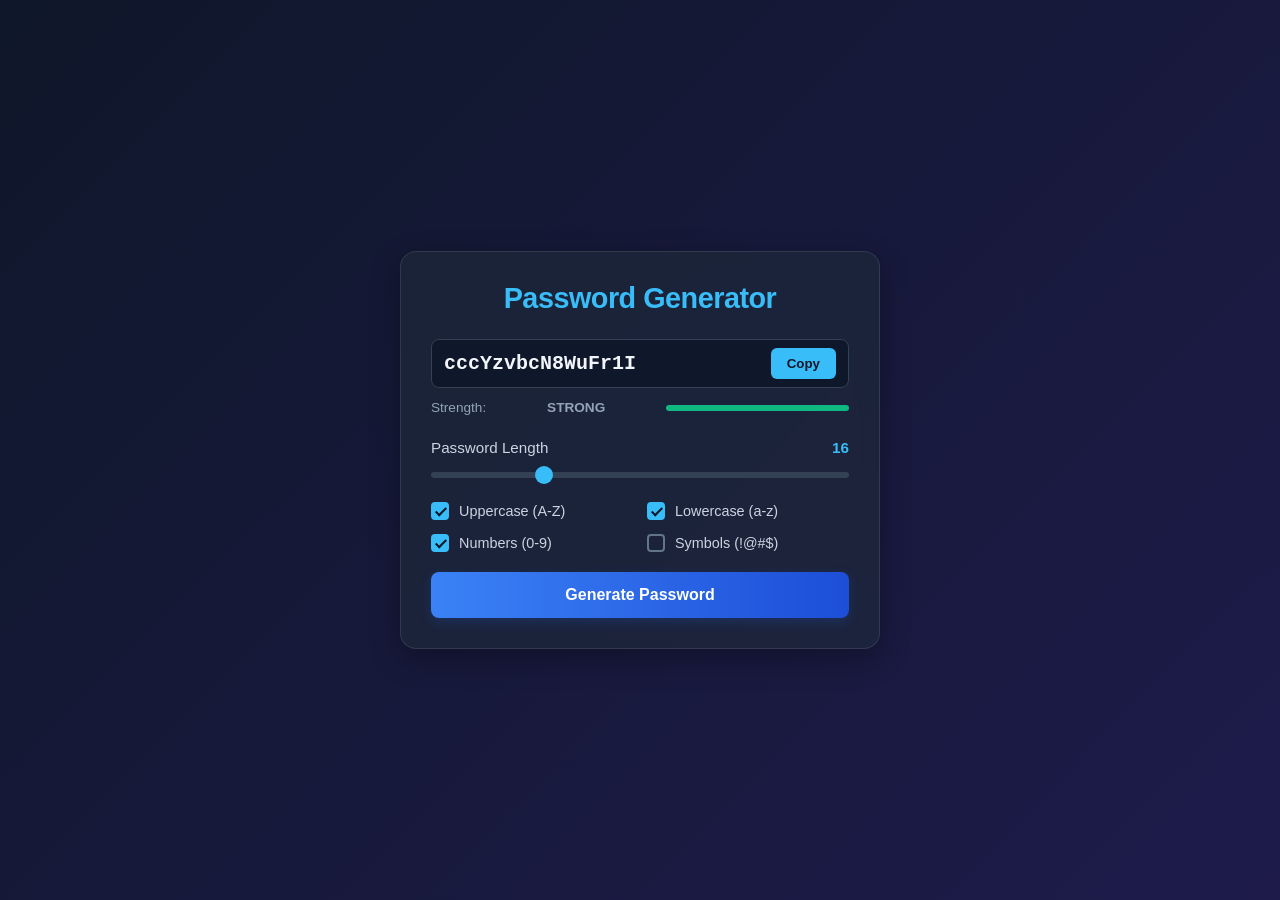
<file: index.html>
<!DOCTYPE html>
<html lang="en">
<head>
    <meta charset="UTF-8">
    <meta name="viewport" content="width=device-width, initial-scale=1.0">
    <title>Password Generator</title>
    <link rel="stylesheet" href="style.css">
    <link rel="icon" href="Password.png" type="image/png">
</head>
<body>

    <div class="container">
        <div class="generator-card">
            <h2>Password Generator</h2>
            
            <div class="display-container">
                <input type="text" id="password-display" readonly placeholder="Click Generate or change options">
                <button id="copy-btn" title="Copy to Clipboard">
                    <span id="copy-text">Copy</span>
                </button>
            </div>

            <div class="strength-container">
                <span>Strength:</span>
                <span id="strength-text">Weak</span>
                <div class="strength-meter">
                    <div id="strength-bar"></div>
                </div>
            </div>

            <div class="controls">
                <div class="control-group">
                    <div class="slider-header">
                        <label for="length-slider">Password Length</label>
                        <span id="length-val">16</span>
                    </div>
                    <input type="range" id="length-slider" min="4" max="50" value="16">
                </div>

                <div class="options-grid">
                    <label class="option-checkbox">
                        <input type="checkbox" id="uppercase" checked>
                        <span class="custom-check"></span>
                        Uppercase (A-Z)
                    </label>
                    
                    <label class="option-checkbox">
                        <input type="checkbox" id="lowercase" checked>
                        <span class="custom-check"></span>
                        Lowercase (a-z)
                    </label>
                    
                    <label class="option-checkbox">
                        <input type="checkbox" id="numbers" checked>
                        <span class="custom-check"></span>
                        Numbers (0-9)
                    </label>
                    
                    <label class="option-checkbox">
                        <input type="checkbox" id="symbols">
                        <span class="custom-check"></span>
                        Symbols (!@#$)
                    </label>
                </div>

                <p id="error-message" class="error-hidden">Please select at least one character type!</p>

                <button id="generate-btn" class="btn-primary">Generate Password</button>
            </div>
        </div>
    </div>

    <script src="script.js"></script>
</body>
</html>
</file>
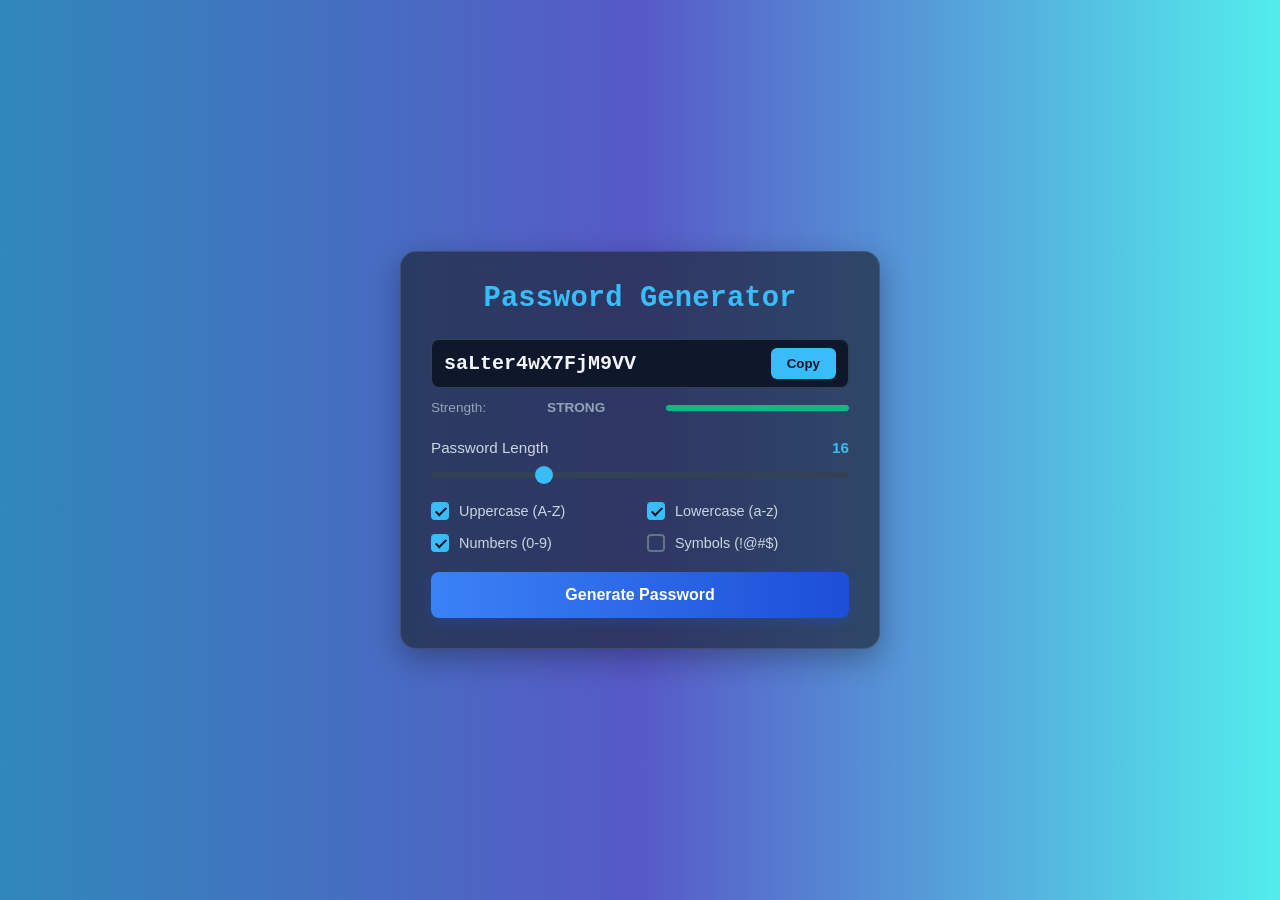
<file: src/index.html>
<!DOCTYPE html>
<html lang="en">
<head>
    <meta charset="UTF-8">
    <meta name="viewport" content="width=device-width, initial-scale=1.0">

    <title>Password Generator</title>

    <link rel="stylesheet" href="style.css">
    <link rel="icon" href="/Assets/icons8-key.gif" type="image/gif">


</head>
<body>

    <div class="container">
        <div class="generator-card">
            <h2>Password Generator</h2>
            
            <div class="display-container">
                <input type="text" id="password-display" readonly placeholder="Click Generate or change options">
                <button id="copy-btn" title="Copy to Clipboard">
                    <span id="copy-text">Copy</span>
                </button>
            </div>

            <div class="strength-container">
                <span>Strength:</span>
                <span id="strength-text">Weak</span>
                <div class="strength-meter">
                    <div id="strength-bar"></div>
                </div>
            </div>

            <div class="controls">
                <div class="control-group">
                    <div class="slider-header">
                        <label for="length-slider">Password Length</label>
                        <span id="length-val">16</span>
                    </div>
                    <input type="range" id="length-slider" min="4" max="50" value="16">
                </div>

                <div class="options-grid">
                    <label class="option-checkbox">
                        <input type="checkbox" id="uppercase" checked>
                        <span class="custom-check"></span>
                        Uppercase (A-Z)
                    </label>
                    
                    <label class="option-checkbox">
                        <input type="checkbox" id="lowercase" checked>
                        <span class="custom-check"></span>
                        Lowercase (a-z)
                    </label>
                    
                    <label class="option-checkbox">
                        <input type="checkbox" id="numbers" checked>
                        <span class="custom-check"></span>
                        Numbers (0-9)
                    </label>
                    
                    <label class="option-checkbox">
                        <input type="checkbox" id="symbols">
                        <span class="custom-check"></span>
                        Symbols (!@#$)
                    </label>
                </div>

                <p id="error-message" class="error-hidden">Please select at least one character type!</p>

                <button id="generate-btn" class="btn-primary">Generate Password</button>
            </div>
        </div>
    </div>

    <script src="script.js"></script>
</body>
</html>
</file>
<file: style.css>
/* --- Global Styles & Reset --- */
* {
    box-sizing: border-box;
    margin: 0;
    padding: 0;
    font-family: 'Segoe UI', Tahoma, Geneva, Verdana, sans-serif;
}

body {
    background: linear-gradient(135deg, #0f172a 0%, #1e1b4b 100%);
    min-height: 100vh;
    display: flex;
    justify-content: center;
    align-items: center;
    padding: 20px;
    color: #f8fafc;
}

/* --- Container & Card Layout --- */
.container {
    width: 100%;
    max-width: 480px;
}

.generator-card {
    background: rgba(30, 41, 59, 0.7);
    backdrop-filter: blur(10px);
    border: 1px solid rgba(255, 255, 255, 0.1);
    padding: 30px;
    border-radius: 16px;
    box-shadow: 0 10px 30px rgba(0, 0, 0, 0.3);
}

h2 {
    text-align: center;
    margin-bottom: 24px;
    font-size: 1.8rem;
    font-weight: 600;
    letter-spacing: -0.5px;
    color: #38bdf8;
}

/* --- Password Display Area --- */
.display-container {
    display: flex;
    background: #0f172a;
    border-radius: 8px;
    padding: 8px 12px;
    margin-bottom: 12px;
    border: 1px solid #334155;
    align-items: center;
}

#password-display {
    flex: 1;
    background: transparent;
    border: none;
    outline: none;
    color: #f1f5f9;
    font-family: 'Courier New', Courier, monospace;
    font-size: 1.25rem;
    font-weight: bold;
    padding-right: 10px;
    width: 100%;
}

#copy-btn {
    background: #38bdf8;
    color: #0f172a;
    border: none;
    padding: 8px 16px;
    border-radius: 6px;
    font-weight: 600;
    cursor: pointer;
    transition: all 0.2s ease;
    white-space: nowrap;
}

#copy-btn:hover {
    background: #0ea5e9;
    transform: scale(1.03);
}

#copy-btn:active {
    transform: scale(0.97);
}

/* --- Password Strength Indicator --- */
.strength-container {
    display: flex;
    align-items: center;
    justify-content: space-between;
    font-size: 0.85rem;
    margin-bottom: 24px;
    color: #94a3b8;
}

#strength-text {
    font-weight: bold;
    text-transform: uppercase;
}

.strength-meter {
    flex: 0.6;
    height: 6px;
    background: #334155;
    border-radius: 3px;
    overflow: hidden;
}

#strength-bar {
    height: 100%;
    width: 0%;
    background: #ef4444;
    transition: all 0.3s ease-in-out;
}

/* --- Controls & Inputs --- */
.control-group {
    margin-bottom: 20px;
}

.slider-header {
    display: flex;
    justify-content: space-between;
    margin-bottom: 8px;
    color: #cbd5e1;
    font-size: 0.95rem;
}

#length-val {
    color: #38bdf8;
    font-weight: bold;
}

/* Range Slider Custom Styling */
input[type="range"] {
    -webkit-appearance: none;
    width: 100%;
    height: 6px;
    background: #334155;
    border-radius: 5px;
    outline: none;
}

input[type="range"]::-webkit-slider-thumb {
    -webkit-appearance: none;
    width: 18px;
    height: 18px;
    border-radius: 50%;
    background: #38bdf8;
    cursor: pointer;
    transition: transform 0.1s;
}

input[type="range"]::-webkit-slider-thumb:hover {
    transform: scale(1.2);
}

/* --- Options Checkbox Grid --- */
.options-grid {
    display: grid;
    grid-template-columns: 1fr 1fr;
    gap: 14px;
    margin-bottom: 20px;
}

.option-checkbox {
    display: flex;
    align-items: center;
    cursor: pointer;
    user-select: none;
    color: #cbd5e1;
    font-size: 0.9rem;
}

.option-checkbox input {
    display: none; /* Hide standard input */
}

/* Custom Checkbox Design */
.custom-check {
    width: 18px;
    height: 18px;
    border: 2px solid #64748b;
    border-radius: 4px;
    margin-right: 10px;
    display: inline-block;
    position: relative;
    transition: all 0.2s ease;
}

.option-checkbox input:checked + .custom-check {
    background: #38bdf8;
    border-color: #38bdf8;
}

.option-checkbox input:checked + .custom-check::after {
    content: "";
    position: absolute;
    left: 5px;
    top: 1px;
    width: 4px;
    height: 9px;
    border: solid #0f172a;
    border-width: 0 2px 2px 0;
    transform: rotate(45deg);
}

/* --- Error Messaging --- */
#error-message {
    color: #f87171;
    font-size: 0.85rem;
    margin-bottom: 15px;
    text-align: center;
    transition: all 0.3s ease;
}

.error-hidden {
    visibility: hidden;
    opacity: 0;
    height: 0;
    margin-bottom: 0 !important;
}

/* --- Main CTA Button --- */
.btn-primary {
    width: 100%;
    background: linear-gradient(90deg, #3b82f6 0%, #1d4ed8 100%);
    color: white;
    border: none;
    padding: 14px;
    border-radius: 8px;
    font-size: 1rem;
    font-weight: 600;
    cursor: pointer;
    box-shadow: 0 4px 12px rgba(37, 99, 235, 0.2);
    transition: all 0.2s ease;
}

.btn-primary:hover {
    background: linear-gradient(90deg, #60a5fa 0%, #2563eb 100%);
    box-shadow: 0 6px 16px rgba(37, 99, 235, 0.4);
}

.btn-primary:active {
    transform: scale(0.98);
}

/* --- Responsive Adjustments --- */
@media (max-width: 400px) {
    .options-grid {
        grid-template-columns: 1fr;
        gap: 10px;
    }
    
    .generator-card {
        padding: 20px;
    }
}
</file>
<file: src/style.css>
/* --- Global Styles & Reset --- */

* {
    box-sizing: border-box;
    margin: 0;
    padding: 0;
    font-family: 'Segoe UI', Tahoma, Geneva, Verdana, sans-serif;
}

body {
    background: #3088ba;
    background: linear-gradient(90deg, rgba(48, 136, 186, 1) 0%, rgba(87, 89, 199, 1) 50%, rgba(83, 237, 237, 1) 100%);
    min-height: 100vh;
    display: flex;
    justify-content: center;
    align-items: center;
    padding: 20px;
    color: #f8fafc;
}

/* --- Container & Card Layout --- */

.container {
    width: 100%;
    max-width: 480px;
}

.generator-card {
    background: rgba(30, 41, 59, 0.7);
    backdrop-filter: blur(10px);
    border: 1px solid rgba(255, 255, 255, 0.1);
    padding: 30px;
    border-radius: 16px;
    box-shadow: 0 10px 30px rgba(0, 0, 0, 0.3);
}

h2 {
    text-align: center;
    margin-bottom: 24px;
    font-family: 'Courier New', Courier, monospace;
    font-size: 1.8rem;
    font-weight: 600;
    letter-spacing: 0.1px;
    color: #38bdf8;
}

/* --- Password Display Area --- */

.display-container {
    display: flex;
    background: #0f172a;
    border-radius: 8px;
    padding: 8px 12px;
    margin-bottom: 12px;
    border: 1px solid #334155;
    align-items: center;
}

#password-display {
    flex: 1;
    background: transparent;
    border: none;
    outline: none;
    color: #f1f5f9;
    font-family: 'Courier New', Courier, monospace;
    font-size: 1.25rem;
    font-weight: bold;
    padding-right: 10px;
    width: 100%;
}

#copy-btn {
    background: #38bdf8;
    color: #0f172a;
    border: none;
    padding: 8px 16px;
    border-radius: 6px;
    font-weight: 600;
    cursor: pointer;
    transition: all 0.2s ease;
    white-space: nowrap;
}

#copy-btn:hover {
    background: #0ea5e9;
    transform: scale(1.03);
}

#copy-btn:active {
    transform: scale(0.97);
}

/* --- Password Strength Indicator --- */

.strength-container {
    display: flex;
    align-items: center;
    justify-content: space-between;
    font-size: 0.85rem;
    margin-bottom: 24px;
    color: #94a3b8;
}

#strength-text {
    font-weight: bold;
    text-transform: uppercase;
}

.strength-meter {
    flex: 0.6;
    height: 6px;
    background: #334155;
    border-radius: 3px;
    overflow: hidden;
}

#strength-bar {
    height: 100%;
    width: 0%;
    background: #ef4444;
    transition: all 0.3s ease-in-out;
}

/* --- Controls & Inputs --- */

.control-group {
    margin-bottom: 20px;
}

.slider-header {
    display: flex;
    justify-content: space-between;
    margin-bottom: 8px;
    color: #cbd5e1;
    font-size: 0.95rem;
}

#length-val {
    color: #38bdf8;
    font-weight: bold;
}

/* Range Slider Custom Styling */

input[type="range"] {
    -webkit-appearance: none;
    width: 100%;
    height: 6px;
    background: #334155;
    border-radius: 5px;
    outline: none;
}

input[type="range"]::-webkit-slider-thumb {
    -webkit-appearance: none;
    width: 18px;
    height: 18px;
    border-radius: 50%;
    background: #38bdf8;
    cursor: pointer;
    transition: transform 0.1s;
}

input[type="range"]::-webkit-slider-thumb:hover {
    transform: scale(1.2);
}

/* --- Options Checkbox Grid --- */

.options-grid {
    display: grid;
    grid-template-columns: 1fr 1fr;
    gap: 14px;
    margin-bottom: 20px;
}

.option-checkbox {
    display: flex;
    align-items: center;
    cursor: pointer;
    user-select: none;
    color: #cbd5e1;
    font-size: 0.9rem;
}

.option-checkbox input {
    display: none; /* Hide standard input */

}

/* Custom Checkbox Design */

.custom-check {
    width: 18px;
    height: 18px;
    border: 2px solid #64748b;
    border-radius: 4px;
    margin-right: 10px;
    display: inline-block;
    position: relative;
    transition: all 0.2s ease;
}

.option-checkbox input:checked + .custom-check {
    background: #38bdf8;
    border-color: #38bdf8;
}

.option-checkbox input:checked + .custom-check::after {
    content: "";
    position: absolute;
    left: 5px;
    top: 1px;
    width: 4px;
    height: 9px;
    border: solid #0f172a;
    border-width: 0 2px 2px 0;
    transform: rotate(45deg);
}

/* --- Error Messaging --- */

#error-message {
    color: #f87171;
    font-size: 0.85rem;
    margin-bottom: 15px;
    text-align: center;
    transition: all 0.3s ease;
}

.error-hidden {
    visibility: hidden;
    opacity: 0;
    height: 0;
    margin-bottom: 0 !important;
}

/* --- Main CTA Button --- */

.btn-primary {
    width: 100%;
    background: linear-gradient(90deg, #3b82f6 0%, #1d4ed8 100%);
    color: white;
    border: none;
    padding: 14px;
    border-radius: 8px;
    font-size: 1rem;
    font-weight: 600;
    cursor: pointer;
    box-shadow: 0 4px 12px rgba(37, 99, 235, 0.2);
    transition: all 0.2s ease;
}

.btn-primary:hover {
    background: linear-gradient(90deg, #60a5fa 0%, #2563eb 100%);
    box-shadow: 0 6px 16px rgba(37, 99, 235, 0.4);
}

.btn-primary:active {
    transform: scale(0.98);
}

/* --- Responsive Adjustments --- */

@media (max-width: 400px) {
    .options-grid {
        grid-template-columns: 1fr;
        gap: 10px;
    }
    
    .generator-card {
        padding: 20px;
    }
}
</file>
